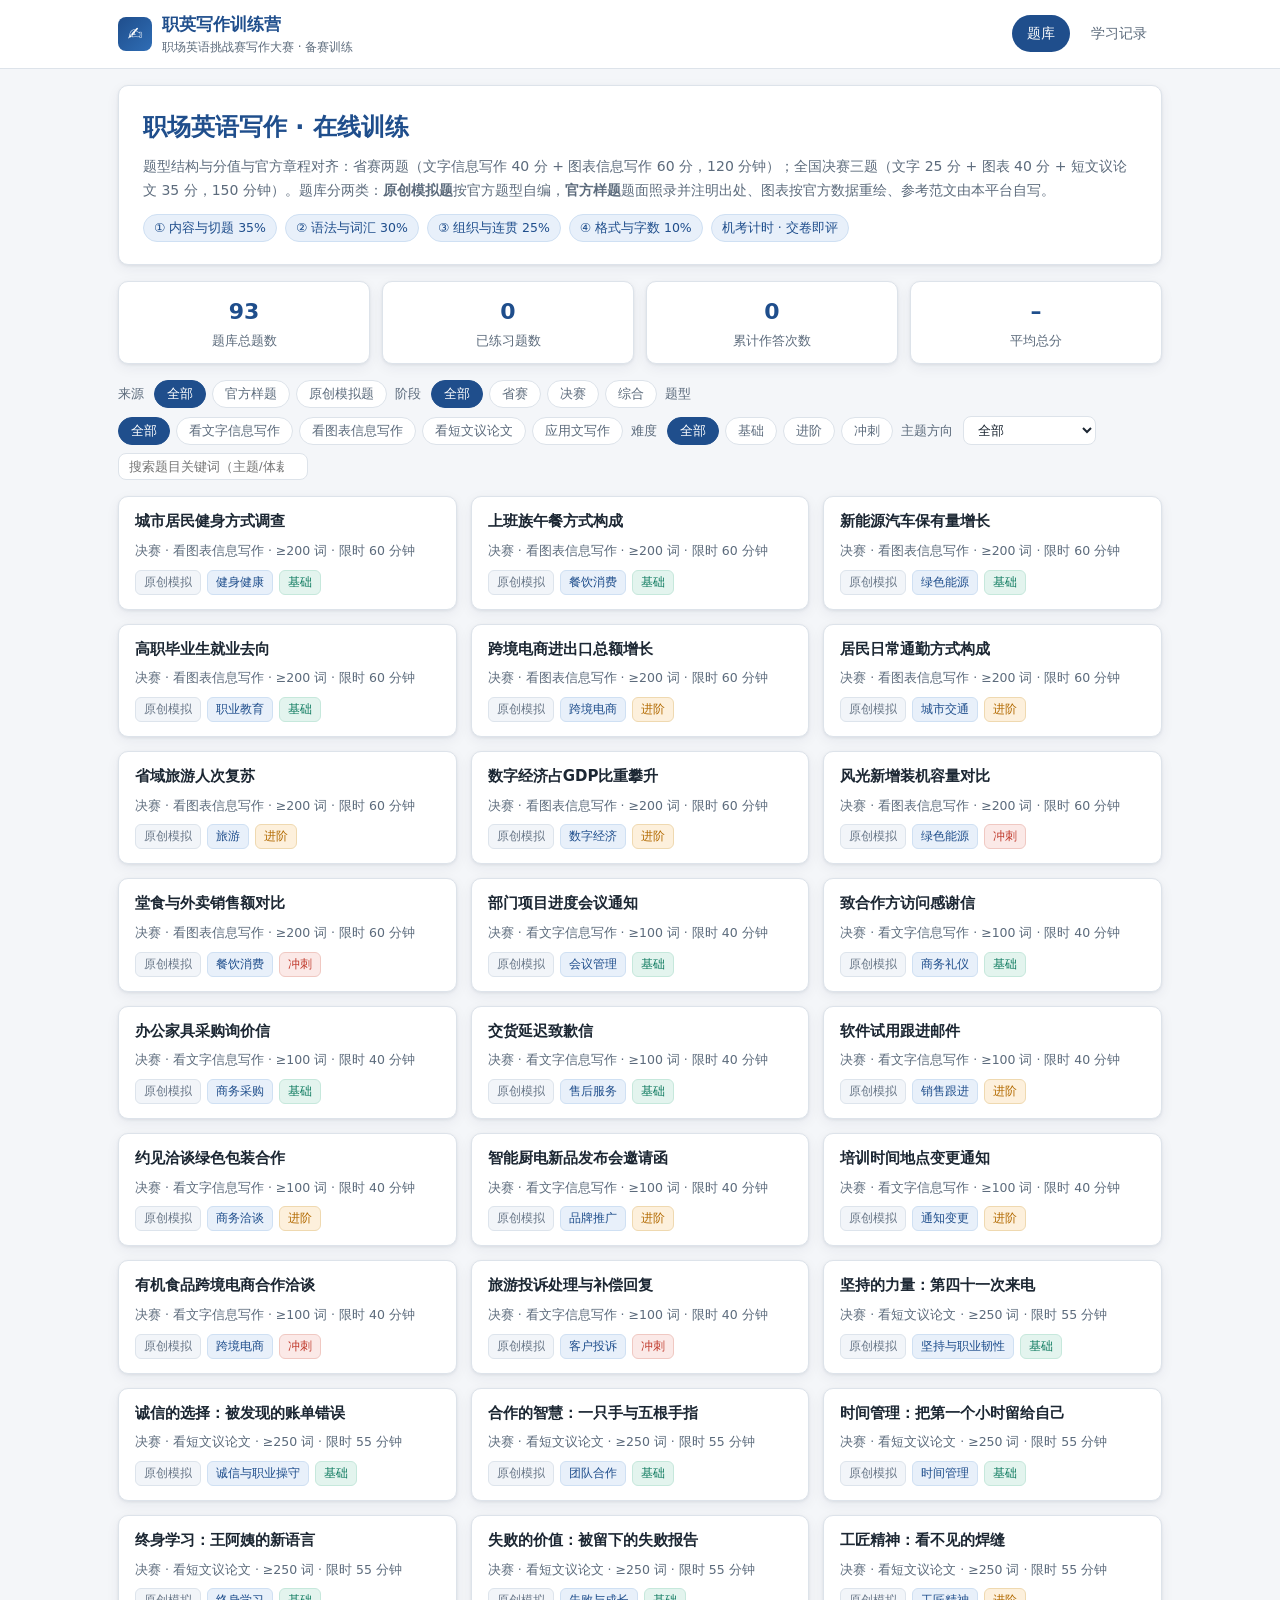
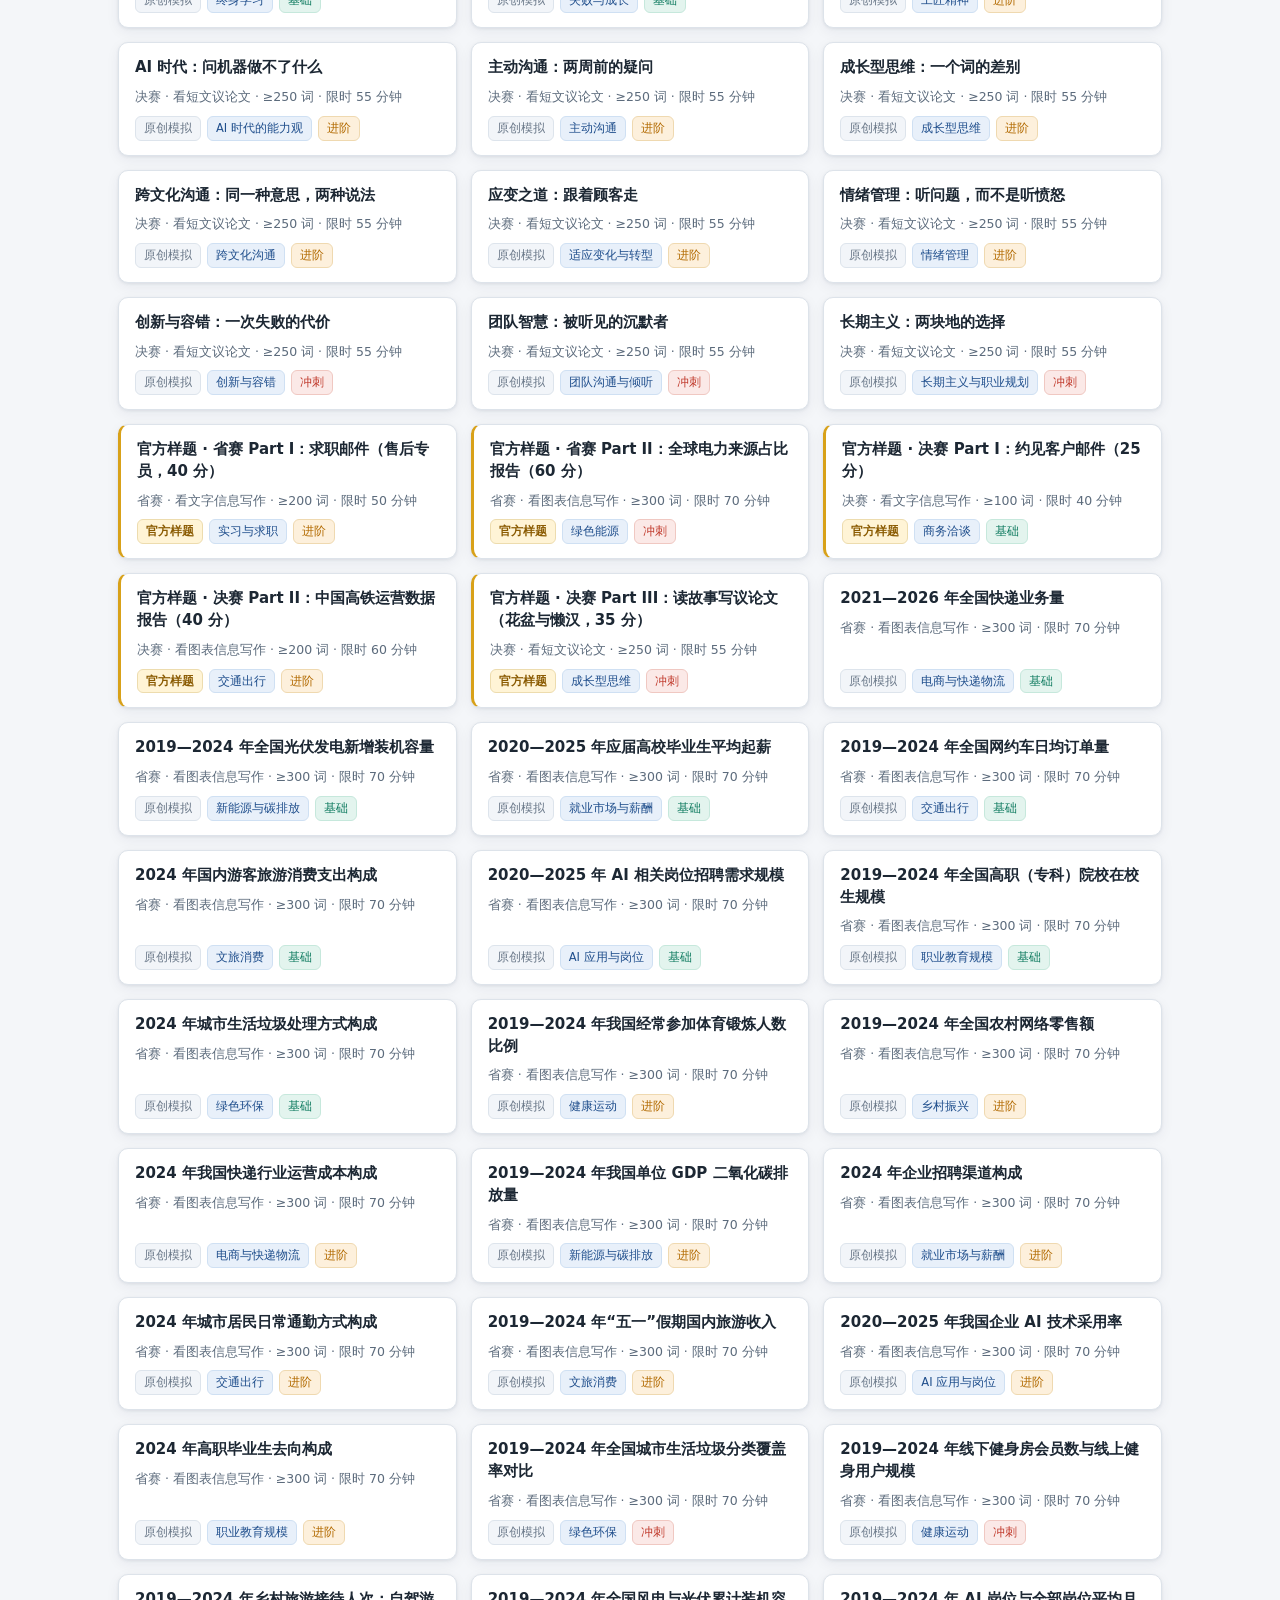
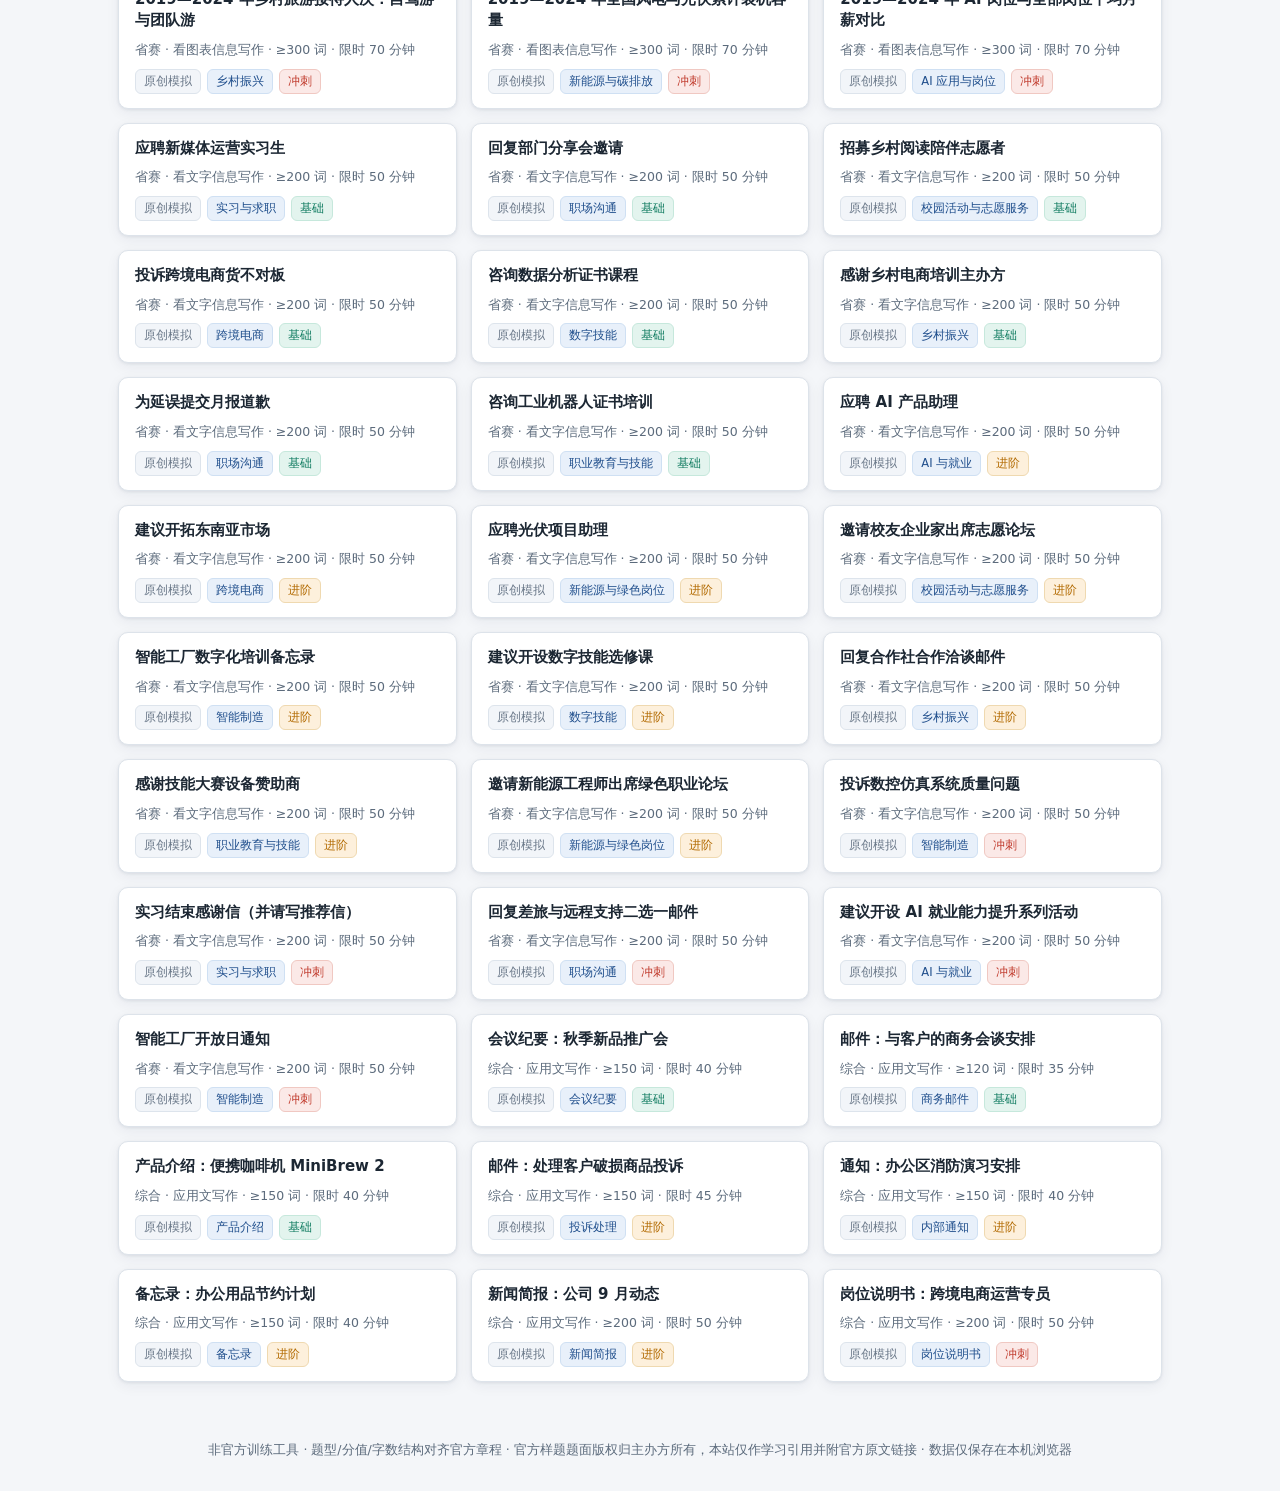
<file: index.html>
<!DOCTYPE html>
<html lang="zh-CN">
<head>
  <meta charset="UTF-8">
  <meta name="viewport" content="width=device-width, initial-scale=1.0">
  <title>职英写作训练营 · 题库</title>
  <link rel="icon" href="data:,">
  <link rel="stylesheet" href="./css/style.css">
</head>
<body>
  <header class="site-header">
    <div class="header-inner">
      <div class="brand">
        <span class="logo">✍</span>
        <div>
          <div class="name">职英写作训练营</div>
          <div class="sub">职场英语挑战赛写作大赛 · 备赛训练</div>
        </div>
      </div>
      <nav class="site-nav">
        <a href="./index.html" class="active">题库</a>
        <a href="./history.html">学习记录</a>
      </nav>
    </div>
  </header>

  <main class="container">
    <section class="card hero">
      <h1>职场英语写作 · 在线训练</h1>
      <p>题型结构与分值与官方章程对齐：省赛两题（文字信息写作 40 分 + 图表信息写作 60 分，120 分钟）；全国决赛三题（文字 25 分 + 图表 40 分 + 短文议论文 35 分，150 分钟）。题库分两类：<b>原创模拟题</b>按官方题型自编，<b>官方样题</b>题面照录并注明出处、图表按官方数据重绘、参考范文由本平台自写。</p>
      <div class="rubric">
        <span class="tag">① 内容与切题 35%</span>
        <span class="tag">② 语法与词汇 30%</span>
        <span class="tag">③ 组织与连贯 25%</span>
        <span class="tag">④ 格式与字数 10%</span>
        <span class="tag">机考计时 · 交卷即评</span>
      </div>
    </section>

    <div class="stats">
      <div class="stat"><div class="num" id="statTotal">–</div><div class="lbl">题库总题数</div></div>
      <div class="stat"><div class="num" id="statDone">–</div><div class="lbl">已练习题数</div></div>
      <div class="stat"><div class="num" id="statTimes">–</div><div class="lbl">累计作答次数</div></div>
      <div class="stat"><div class="num" id="statAvg">–</div><div class="lbl">平均总分</div></div>
    </div>

    <div class="filters">
      <span class="flabel">来源</span>
      <div class="fgroup" id="fSource">
        <button class="chip active" data-v="全部">全部</button>
        <button class="chip" data-v="官方样题">官方样题</button>
        <button class="chip" data-v="原创模拟题">原创模拟题</button>
      </div>
      <span class="flabel">阶段</span>
      <div class="fgroup" id="fStage">
        <button class="chip active" data-v="全部">全部</button>
        <button class="chip" data-v="省赛">省赛</button>
        <button class="chip" data-v="决赛">决赛</button>
        <button class="chip" data-v="综合">综合</button>
      </div>
      <span class="flabel">题型</span>
      <div class="fgroup" id="fType">
        <button class="chip active" data-v="全部">全部</button>
        <button class="chip" data-v="看文字信息写作">看文字信息写作</button>
        <button class="chip" data-v="看图表信息写作">看图表信息写作</button>
        <button class="chip" data-v="看短文议论文">看短文议论文</button>
        <button class="chip" data-v="应用文写作">应用文写作</button>
      </div>
      <span class="flabel">难度</span>
      <div class="fgroup" id="fDiff">
        <button class="chip active" data-v="全部">全部</button>
        <button class="chip" data-v="基础">基础</button>
        <button class="chip" data-v="进阶">进阶</button>
        <button class="chip" data-v="冲刺">冲刺</button>
      </div>
      <span class="flabel">主题方向</span>
      <select id="fTopic"><option value="全部">全部</option></select>
      <input type="search" id="fSearch" placeholder="搜索题目关键词（主题/体裁/标题）…">
    </div>

    <div class="qgrid" id="qGrid"></div>
    <div class="empty-tip hidden" id="qEmpty">没有符合条件的题目，换个筛选条件试试。</div>
  </main>

  <footer class="site-footer">
    非官方训练工具 · 题型/分值/字数结构对齐官方章程 · 官方样题题面版权归主办方所有，本站仅作学习引用并附官方原文链接 · 数据仅保存在本机浏览器
  </footer>

  <script src="./js/questions-data.js"></script>
  <script src="./js/app.js"></script>
</body>
</html>
</file>
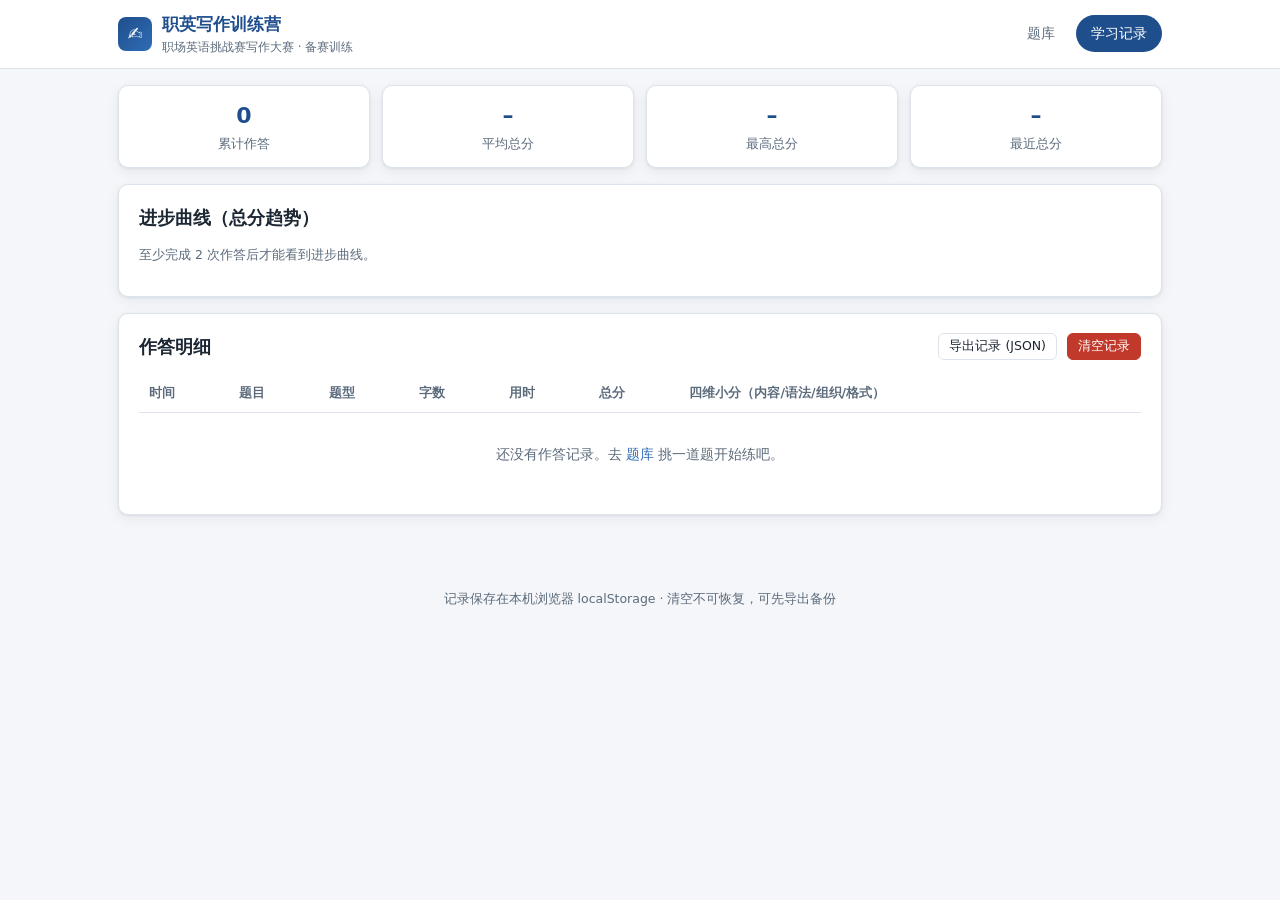
<file: history.html>
<!DOCTYPE html>
<html lang="zh-CN">
<head>
  <meta charset="UTF-8">
  <meta name="viewport" content="width=device-width, initial-scale=1.0">
  <title>学习记录 · 职英写作训练营</title>
  <link rel="icon" href="data:,">
  <link rel="stylesheet" href="./css/style.css">
</head>
<body>
  <header class="site-header">
    <div class="header-inner">
      <div class="brand">
        <span class="logo">✍</span>
        <div>
          <div class="name">职英写作训练营</div>
          <div class="sub">职场英语挑战赛写作大赛 · 备赛训练</div>
        </div>
      </div>
      <nav class="site-nav">
        <a href="./index.html">题库</a>
        <a href="./history.html" class="active">学习记录</a>
      </nav>
    </div>
  </header>

  <main class="container">
    <div class="stats">
      <div class="stat"><div class="num" id="stTimes">–</div><div class="lbl">累计作答</div></div>
      <div class="stat"><div class="num" id="stAvg">–</div><div class="lbl">平均总分</div></div>
      <div class="stat"><div class="num" id="stBest">–</div><div class="lbl">最高总分</div></div>
      <div class="stat"><div class="num" id="stRecent">–</div><div class="lbl">最近总分</div></div>
    </div>

    <section class="card">
      <h2 class="sec-title">进步曲线（总分趋势）</h2>
      <div class="chart-wrap" id="trendChart"></div>
      <p class="timer-lbl" id="trendNote"></p>
    </section>

    <section class="card">
      <div style="display:flex; flex-wrap:wrap; gap:10px; align-items:center; margin-bottom:12px">
        <h2 class="sec-title" style="margin:0">作答明细</h2>
        <span style="flex:1"></span>
        <button class="btn sm" id="btnExport">导出记录 (JSON)</button>
        <button class="btn sm danger" id="btnClear">清空记录</button>
      </div>
      <div class="history-table-wrap">
        <table class="history" id="historyTable">
          <thead>
            <tr>
              <th>时间</th><th>题目</th><th>题型</th><th>字数</th><th>用时</th>
              <th>总分</th><th>四维小分（内容/语法/组织/格式）</th><th></th>
            </tr>
          </thead>
          <tbody id="historyBody"></tbody>
        </table>
      </div>
      <div class="empty-tip hidden" id="historyEmpty">还没有作答记录。去 <a href="./index.html">题库</a> 挑一道题开始练吧。</div>
    </section>
  </main>

  <footer class="site-footer">记录保存在本机浏览器 localStorage · 清空不可恢复，可先导出备份</footer>

  <script src="./js/history.js"></script>
</body>
</html>
</file>
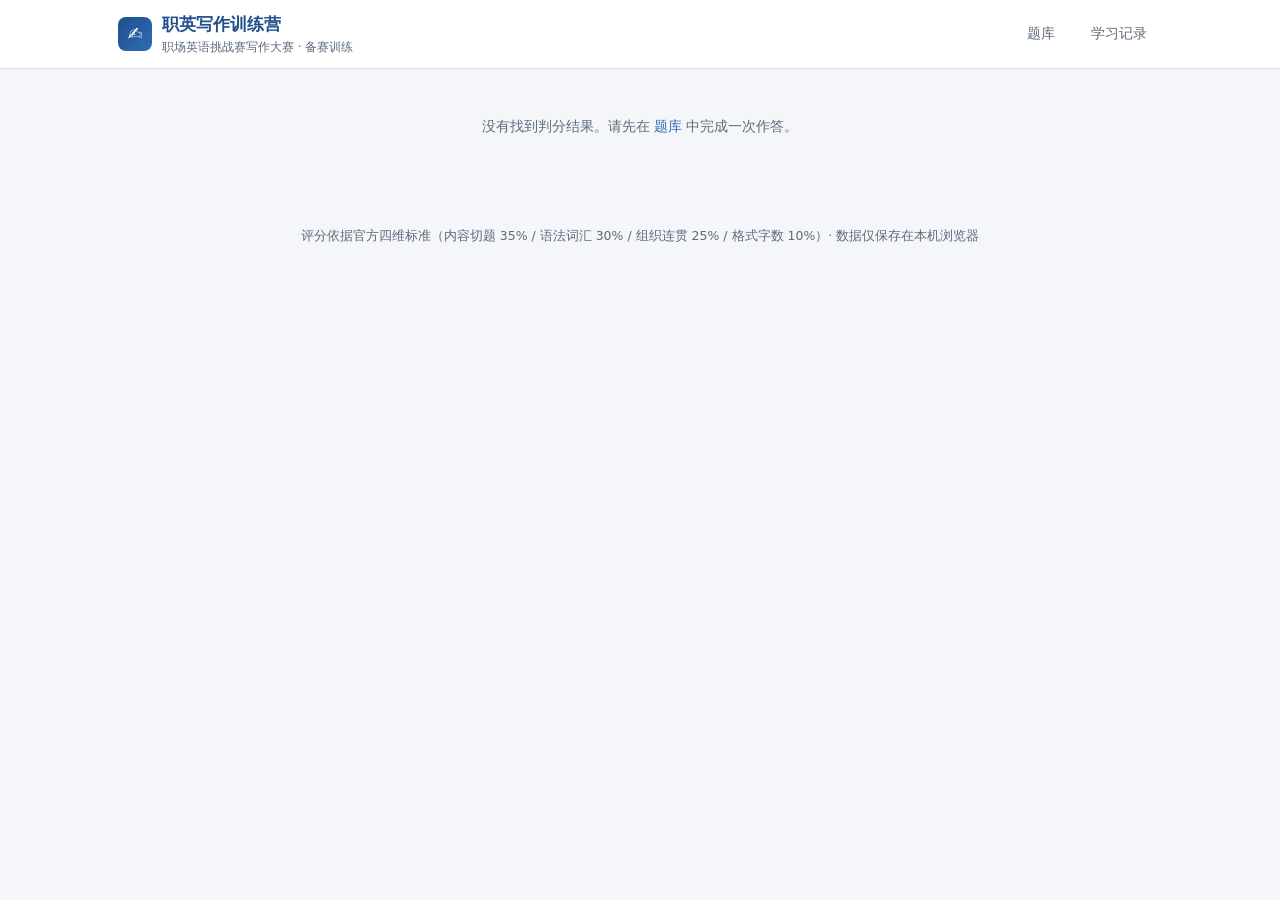
<file: result.html>
<!DOCTYPE html>
<html lang="zh-CN">
<head>
  <meta charset="UTF-8">
  <meta name="viewport" content="width=device-width, initial-scale=1.0">
  <title>判分结果 · 职英写作训练营</title>
  <link rel="icon" href="data:,">
  <link rel="stylesheet" href="./css/style.css">
</head>
<body>
  <header class="site-header">
    <div class="header-inner">
      <div class="brand">
        <span class="logo">✍</span>
        <div>
          <div class="name">职英写作训练营</div>
          <div class="sub">职场英语挑战赛写作大赛 · 备赛训练</div>
        </div>
      </div>
      <nav class="site-nav">
        <a href="./index.html">题库</a>
        <a href="./history.html">学习记录</a>
      </nav>
    </div>
  </header>

  <main class="container" id="resultRoot">
    <div class="empty-tip">结果加载中…</div>
  </main>

  <footer class="site-footer">
    评分依据官方四维标准（内容切题 35% / 语法词汇 30% / 组织连贯 25% / 格式字数 10%）· 数据仅保存在本机浏览器
  </footer>

  <script src="./js/questions-data.js"></script>
  <script src="./js/result.js"></script>
</body>
</html>
</file>
<file: css/style.css>
/* ============================================================
   职英写作训练营 · 全站样式
   简洁、专业、专注写作（响应式：电脑 + 手机）
   ============================================================ */
:root {
  --bg: #f4f6f9;
  --card: #ffffff;
  --ink: #1c2733;
  --muted: #5c6b7c;
  --line: #dde3ea;
  --brand: #1f4e8c;
  --brand-2: #2f6db5;
  --brand-soft: #e8f0fa;
  --ok: #0e7a5f;
  --ok-soft: #e3f4ee;
  --warn: #b26a00;
  --warn-soft: #fdf0dc;
  --danger: #c0392b;
  --danger-soft: #fbe9e7;
  --radius: 10px;
  --shadow: 0 1px 3px rgba(20, 40, 70, .08), 0 4px 14px rgba(20, 40, 70, .06);
  --serif: Georgia, "Times New Roman", "Songti SC", serif;
  --mono: "SF Mono", Consolas, "Courier New", monospace;
}

* { box-sizing: border-box; }
html, body { margin: 0; padding: 0; }
body {
  background: var(--bg);
  color: var(--ink);
  font-family: -apple-system, "Segoe UI", "PingFang SC", "Microsoft YaHei", system-ui, sans-serif;
  font-size: 15px;
  line-height: 1.65;
}
a { color: var(--brand-2); text-decoration: none; }
a:hover { text-decoration: underline; }

.container { max-width: 1080px; margin: 0 auto; padding: 16px 18px 48px; }

/* ---------- 顶栏 ---------- */
.site-header {
  background: var(--card);
  border-bottom: 1px solid var(--line);
  position: sticky; top: 0; z-index: 20;
}
.header-inner {
  max-width: 1080px; margin: 0 auto; padding: 10px 18px;
  display: flex; align-items: center; gap: 18px; flex-wrap: wrap;
}
.brand { display: flex; align-items: center; gap: 10px; }
.brand .logo {
  width: 34px; height: 34px; border-radius: 8px;
  background: linear-gradient(135deg, var(--brand), var(--brand-2));
  color: #fff; display: flex; align-items: center; justify-content: center;
  font-size: 18px; flex: 0 0 auto;
}
.brand .name { font-size: 17px; font-weight: 700; color: var(--brand); }
.brand .sub { font-size: 12px; color: var(--muted); }
.site-nav { margin-left: auto; display: flex; gap: 6px; }
.site-nav a {
  padding: 6px 14px; border-radius: 999px; color: var(--muted);
  font-size: 14px; border: 1px solid transparent;
}
.site-nav a:hover { text-decoration: none; background: var(--brand-soft); color: var(--brand); }
.site-nav a.active { background: var(--brand); color: #fff; }

/* ---------- 卡片与区块 ---------- */
.card {
  background: var(--card); border: 1px solid var(--line);
  border-radius: var(--radius); box-shadow: var(--shadow);
  padding: 18px 20px; margin-bottom: 16px;
}
.card h2, .card h3 { margin: 0 0 12px; color: var(--ink); }
h2.sec-title { font-size: 18px; }
h3.sec-title { font-size: 15px; color: var(--brand); }

/* ---------- 首页 hero 与统计 ---------- */
.hero { padding: 22px 24px; }
.hero h1 { margin: 0 0 8px; font-size: 24px; color: var(--brand); }
.hero p { margin: 0; color: var(--muted); font-size: 14px; }
.hero .rubric {
  margin-top: 12px; display: flex; flex-wrap: wrap; gap: 8px;
}
.rubric .tag {
  font-size: 12.5px; color: var(--brand);
  background: var(--brand-soft); border: 1px solid #cfe0f3;
  padding: 3px 10px; border-radius: 999px;
}
.stats {
  display: grid; grid-template-columns: repeat(4, 1fr); gap: 12px; margin-bottom: 16px;
}
.stat {
  background: var(--card); border: 1px solid var(--line); border-radius: var(--radius);
  box-shadow: var(--shadow); padding: 12px 16px; text-align: center;
}
.stat .num { font-size: 22px; font-weight: 700; color: var(--brand); }
.stat .lbl { font-size: 12.5px; color: var(--muted); }

/* ---------- 筛选器 ---------- */
.filters { display: flex; flex-wrap: wrap; gap: 8px; align-items: center; margin-bottom: 16px; }
.filters .fgroup { display: flex; flex-wrap: wrap; gap: 6px; align-items: center; }
.filters .flabel { font-size: 13px; color: var(--muted); margin-right: 2px; }
.chip {
  border: 1px solid var(--line); background: var(--card); color: var(--muted);
  padding: 4px 12px; border-radius: 999px; font-size: 13px; cursor: pointer;
  transition: all .15s;
}
.chip:hover { border-color: var(--brand-2); color: var(--brand); }
.chip.active { background: var(--brand); border-color: var(--brand); color: #fff; }
.filters select, .filters input[type=search] {
  border: 1px solid var(--line); border-radius: 8px; padding: 5px 10px;
  font-size: 13px; background: var(--card); color: var(--ink);
}
.filters input[type=search] { min-width: 170px; }

/* ---------- 题库卡片网格 ---------- */
.qgrid { display: grid; grid-template-columns: repeat(auto-fill, minmax(255px, 1fr)); gap: 14px; }
.qcard {
  background: var(--card); border: 1px solid var(--line); border-radius: var(--radius);
  box-shadow: var(--shadow); padding: 14px 16px; cursor: pointer;
  display: flex; flex-direction: column; gap: 8px; transition: transform .12s, border-color .12s;
}
.qcard:hover { transform: translateY(-2px); border-color: var(--brand-2); }
.qcard .qtitle { font-size: 15px; font-weight: 600; color: var(--ink); line-height: 1.45; }
.qcard .qmeta { font-size: 12.5px; color: var(--muted); }
.qcard .badges { display: flex; flex-wrap: wrap; gap: 6px; margin-top: auto; }
.badge {
  font-size: 11.5px; padding: 2px 8px; border-radius: 6px;
  background: var(--brand-soft); color: var(--brand); border: 1px solid #cfe0f3;
}
.badge.type-b { background: #f0f4e9; color: #4a6b1a; border-color: #d8e4c3; }
.badge.diff-基础 { background: var(--ok-soft); color: var(--ok); border-color: #c6e8dc; }
.badge.diff-进阶 { background: var(--warn-soft); color: var(--warn); border-color: #efd9b0; }
.badge.diff-冲刺 { background: var(--danger-soft); color: var(--danger); border-color: #f0c8c2; }
.badge.done { background: #eef2f7; color: #4a5a6d; border-color: #d5dde6; }
/* 题目来源：官方样题用品牌金突出，原创模拟题保持低饱和灰蓝 */
.badge.official { background: #fff4d6; color: #8a5a00; border-color: #eddcae; font-weight: 600; }
.badge.orig { background: #f2f5f9; color: #6a7889; border-color: #dde4ec; }
.qcard.official { border-left: 3px solid #d8a119; }
.official-note {
  margin: 0 0 10px; padding: 8px 10px; border-radius: 8px;
  background: #fff9e9; border: 1px solid #eddcae; color: #7a5a12;
  font-size: 12.5px; line-height: 1.6;
}
.official-note a { color: #1f4e8c; text-decoration: underline; }

/* ---------- 按钮 ---------- */
.btn {
  display: inline-flex; align-items: center; gap: 6px;
  border: 1px solid var(--line); background: var(--card); color: var(--ink);
  border-radius: 8px; padding: 8px 16px; font-size: 14px; cursor: pointer;
  transition: all .15s; font-family: inherit;
}
.btn:hover { border-color: var(--brand-2); color: var(--brand); }
.btn.primary { background: var(--brand); border-color: var(--brand); color: #fff; }
.btn.primary:hover { background: var(--brand-2); border-color: var(--brand-2); color: #fff; }
.btn.danger { background: var(--danger); border-color: var(--danger); color: #fff; }
.btn.danger:hover { filter: brightness(1.08); color: #fff; }
.btn.ghost { background: transparent; }
.btn:disabled { opacity: .55; cursor: not-allowed; }
.btn.sm { padding: 4px 10px; font-size: 12.5px; border-radius: 6px; }

/* ---------- 作答页 ---------- */
.practice-wrap { display: grid; grid-template-columns: minmax(0, 5fr) minmax(0, 6fr); gap: 16px; align-items: start; }
@media (max-width: 860px) { .practice-wrap { grid-template-columns: 1fr; } }
.sticky-panel { position: sticky; top: 70px; }

.qpanel .qtitle { font-size: 18px; font-weight: 700; margin: 0 0 10px; }
.qpanel .badges { display: flex; flex-wrap: wrap; gap: 6px; margin-bottom: 10px; }
.qpanel .meta-line { font-size: 13px; color: var(--muted); margin-bottom: 12px; }
.qpanel .block-label { font-size: 13px; font-weight: 700; color: var(--brand); margin: 12px 0 6px; }
.materials {
  background: #fafbfd; border: 1px solid var(--line); border-radius: 8px;
  padding: 12px 14px; font-size: 13.5px; white-space: pre-wrap; max-height: 420px; overflow: auto;
}
.tips-list { margin: 6px 0 0; padding-left: 18px; font-size: 13px; color: var(--muted); }
.tips-list li { margin-bottom: 4px; }
.chart-box { background: #fafbfd; border: 1px solid var(--line); border-radius: 8px; padding: 12px; }
.chart-box svg { width: 100%; height: auto; display: block; }
.chart-note { font-size: 12px; color: var(--muted); margin-top: 6px; }

/* 计时器 */
.timer-bar {
  display: flex; align-items: center; justify-content: space-between; gap: 10px;
  background: var(--card); border: 1px solid var(--line); border-radius: var(--radius);
  box-shadow: var(--shadow); padding: 10px 16px; margin-bottom: 12px;
}
.timer { font-family: var(--mono); font-size: 26px; font-weight: 700; color: var(--brand); }
.timer.warn { color: var(--warn); }
.timer.over { color: var(--danger); }
.timer-lbl { font-size: 12.5px; color: var(--muted); }

.write-card { padding: 16px 20px; }
.counter-line {
  display: flex; flex-wrap: wrap; gap: 14px; align-items: center;
  font-size: 13px; color: var(--muted); margin-bottom: 8px;
}
.counter-line b { color: var(--ink); }
.counter-line .ok { color: var(--ok); font-weight: 700; }
.counter-line .bad { color: var(--danger); font-weight: 700; }
#essay {
  width: 100%; min-height: 380px; resize: vertical;
  border: 1px solid var(--line); border-radius: 8px; padding: 14px 16px;
  font-family: var(--serif); font-size: 16px; line-height: 1.8; color: var(--ink);
  background: #fff; outline: none;
}
#essay:focus { border-color: var(--brand-2); box-shadow: 0 0 0 3px rgba(47,109,181,.15); }
.actions { display: flex; flex-wrap: wrap; gap: 10px; margin-top: 12px; }

/* ---------- 结果页 ---------- */
.score-head { display: flex; flex-wrap: wrap; gap: 20px; align-items: center; }
.score-total { text-align: center; min-width: 130px; }
.score-total .big { font-size: 46px; font-weight: 800; color: var(--brand); line-height: 1.1; }
.score-total .grade {
  display: inline-block; margin-top: 4px; padding: 2px 14px; border-radius: 999px;
  font-size: 15px; font-weight: 700; background: var(--brand-soft); color: var(--brand);
}
.score-total .grade.g-A { background: var(--ok-soft); color: var(--ok); }
.score-total .grade.g-B { background: #e9f0fb; color: #3566b8; }
.score-total .grade.g-C { background: var(--warn-soft); color: var(--warn); }
.score-total .grade.g-D { background: var(--danger-soft); color: var(--danger); }
.score-meta { font-size: 13px; color: var(--muted); line-height: 1.9; }
.mode-badge { font-size: 12px; padding: 2px 8px; border-radius: 6px; background: #eef2f7; color: #4a5a6d; border: 1px solid #d5dde6; }

.dims { display: grid; grid-template-columns: 1fr 1fr; gap: 12px; }
@media (max-width: 640px) { .dims { grid-template-columns: 1fr; } }
.dim { border: 1px solid var(--line); border-radius: 8px; padding: 12px 14px; background: #fafbfd; }
.dim .dim-head { display: flex; justify-content: space-between; align-items: baseline; margin-bottom: 6px; }
.dim .dim-name { font-size: 14px; font-weight: 600; }
.dim .dim-score { font-size: 18px; font-weight: 700; color: var(--brand); }
.bar-track { height: 8px; background: #e6ebf1; border-radius: 999px; overflow: hidden; }
.bar-fill { height: 100%; background: linear-gradient(90deg, var(--brand-2), var(--brand)); border-radius: 999px; }
.dim .dim-comment { font-size: 12.5px; color: var(--muted); margin-top: 8px; }

.err-item {
  border: 1px solid var(--line); border-left: 4px solid var(--brand-2);
  border-radius: 6px; padding: 10px 12px; margin-bottom: 8px; background: #fafbfd;
}
.err-item.sev-error { border-left-color: var(--danger); }
.err-item.sev-warning { border-left-color: var(--warn); }
.err-item.sev-tip { border-left-color: #9aa7b5; }
.err-item .err-head { display: flex; flex-wrap: wrap; gap: 8px; align-items: center; margin-bottom: 4px; }
.err-tag { font-size: 11px; padding: 1px 7px; border-radius: 4px; font-weight: 700; }
.err-tag.sev-error { background: var(--danger-soft); color: var(--danger); }
.err-tag.sev-warning { background: var(--warn-soft); color: var(--warn); }
.err-tag.sev-tip { background: #eef2f7; color: #4a5a6d; }
.err-item .err-title { font-size: 13.5px; font-weight: 600; }
.err-item .err-quote {
  font-family: var(--serif); font-size: 13.5px; color: var(--danger);
  background: #fff; border: 1px dashed var(--line); border-radius: 6px;
  padding: 6px 10px; margin: 6px 0; word-break: break-word;
}
.err-item .err-explain, .err-item .err-fix { font-size: 13px; margin: 2px 0; }
.err-item .err-fix b { color: var(--ok); }

.suggest-list { padding-left: 20px; margin: 6px 0; }
.suggest-list li { margin-bottom: 8px; font-size: 14px; }

.model-answer {
  font-family: var(--serif); font-size: 15px; line-height: 1.9; white-space: pre-wrap;
  background: #fafbfd; border: 1px solid var(--line); border-radius: 8px; padding: 14px 16px;
}
.reveal-zone { text-align: center; padding: 14px; border: 1px dashed var(--line); border-radius: 8px; }
.my-essay { font-family: var(--serif); white-space: pre-wrap; font-size: 14.5px; background: #fafbfd; border: 1px solid var(--line); border-radius: 8px; padding: 12px 14px; }

/* ---------- 学习记录 ---------- */
.history-table-wrap { overflow-x: auto; }
table.history { width: 100%; border-collapse: collapse; font-size: 13.5px; }
table.history th, table.history td {
  border-bottom: 1px solid var(--line); padding: 9px 10px; text-align: left; vertical-align: top;
}
table.history th { color: var(--muted); font-weight: 600; font-size: 12.5px; white-space: nowrap; }
table.history td.dims-cell { font-size: 12px; color: var(--muted); }
.chart-wrap svg { width: 100%; height: auto; display: block; }

/* ---------- 页脚 ---------- */
.site-footer { text-align: center; font-size: 12.5px; color: var(--muted); padding: 10px 0 30px; }
.empty-tip { color: var(--muted); text-align: center; padding: 30px 10px; font-size: 14px; }

/* ---------- 弹窗（确认提交） ---------- */
dialog.modal {
  border: 1px solid var(--line); border-radius: var(--radius); box-shadow: var(--shadow);
  padding: 22px 24px; max-width: 420px; width: calc(100% - 40px);
}
dialog.modal::backdrop { background: rgba(20, 30, 45, .45); }
dialog.modal h3 { margin: 0 0 10px; }
dialog.modal p { font-size: 14px; color: var(--muted); margin: 8px 0; }
dialog.modal .actions { justify-content: flex-end; }

/* ---------- 加载遮罩 ---------- */
.loading-overlay {
  position: fixed; inset: 0; background: rgba(244, 246, 249, .88);
  display: flex; align-items: center; justify-content: center; z-index: 50;
}
.loading-box { text-align: center; }
.spinner {
  width: 36px; height: 36px; border: 4px solid var(--brand-soft);
  border-top-color: var(--brand); border-radius: 50%; margin: 0 auto 12px;
  animation: spin 0.9s linear infinite;
}
@keyframes spin { to { transform: rotate(360deg); } }

.hidden { display: none !important; }
</file>
